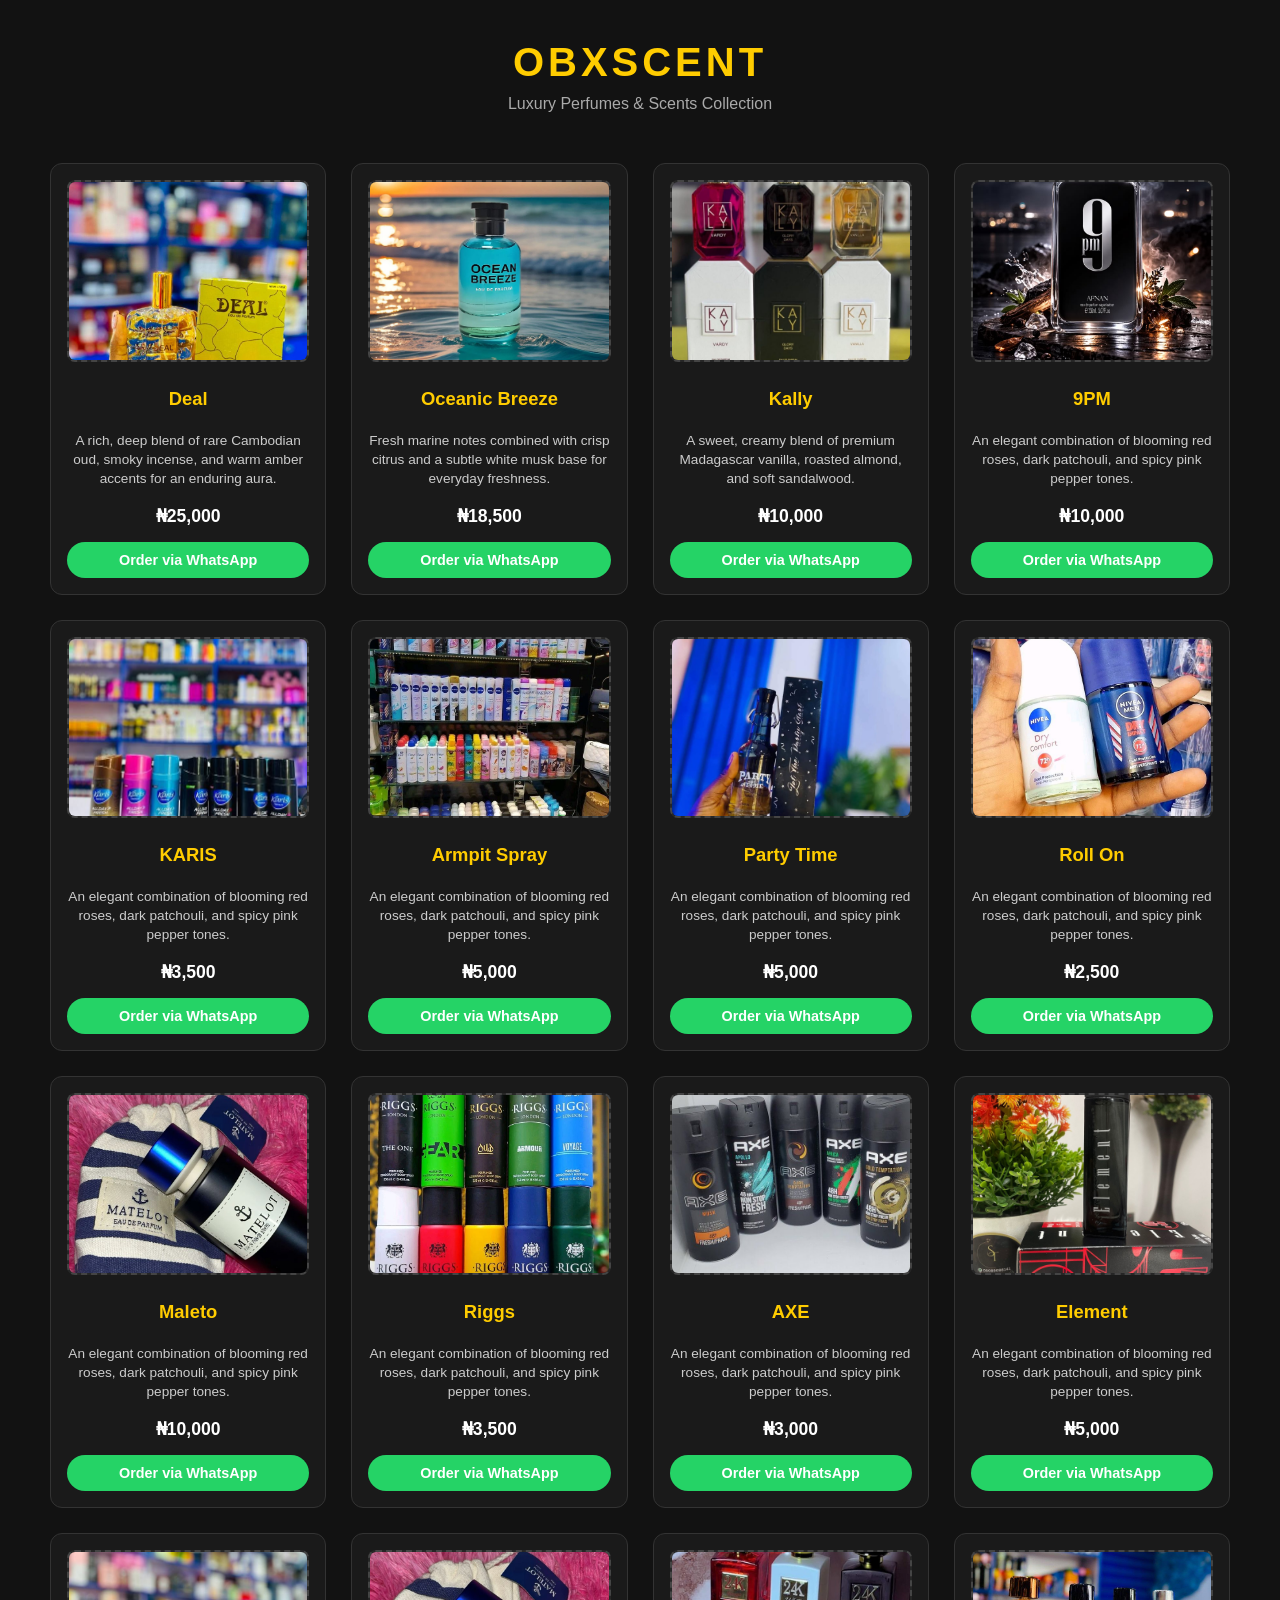
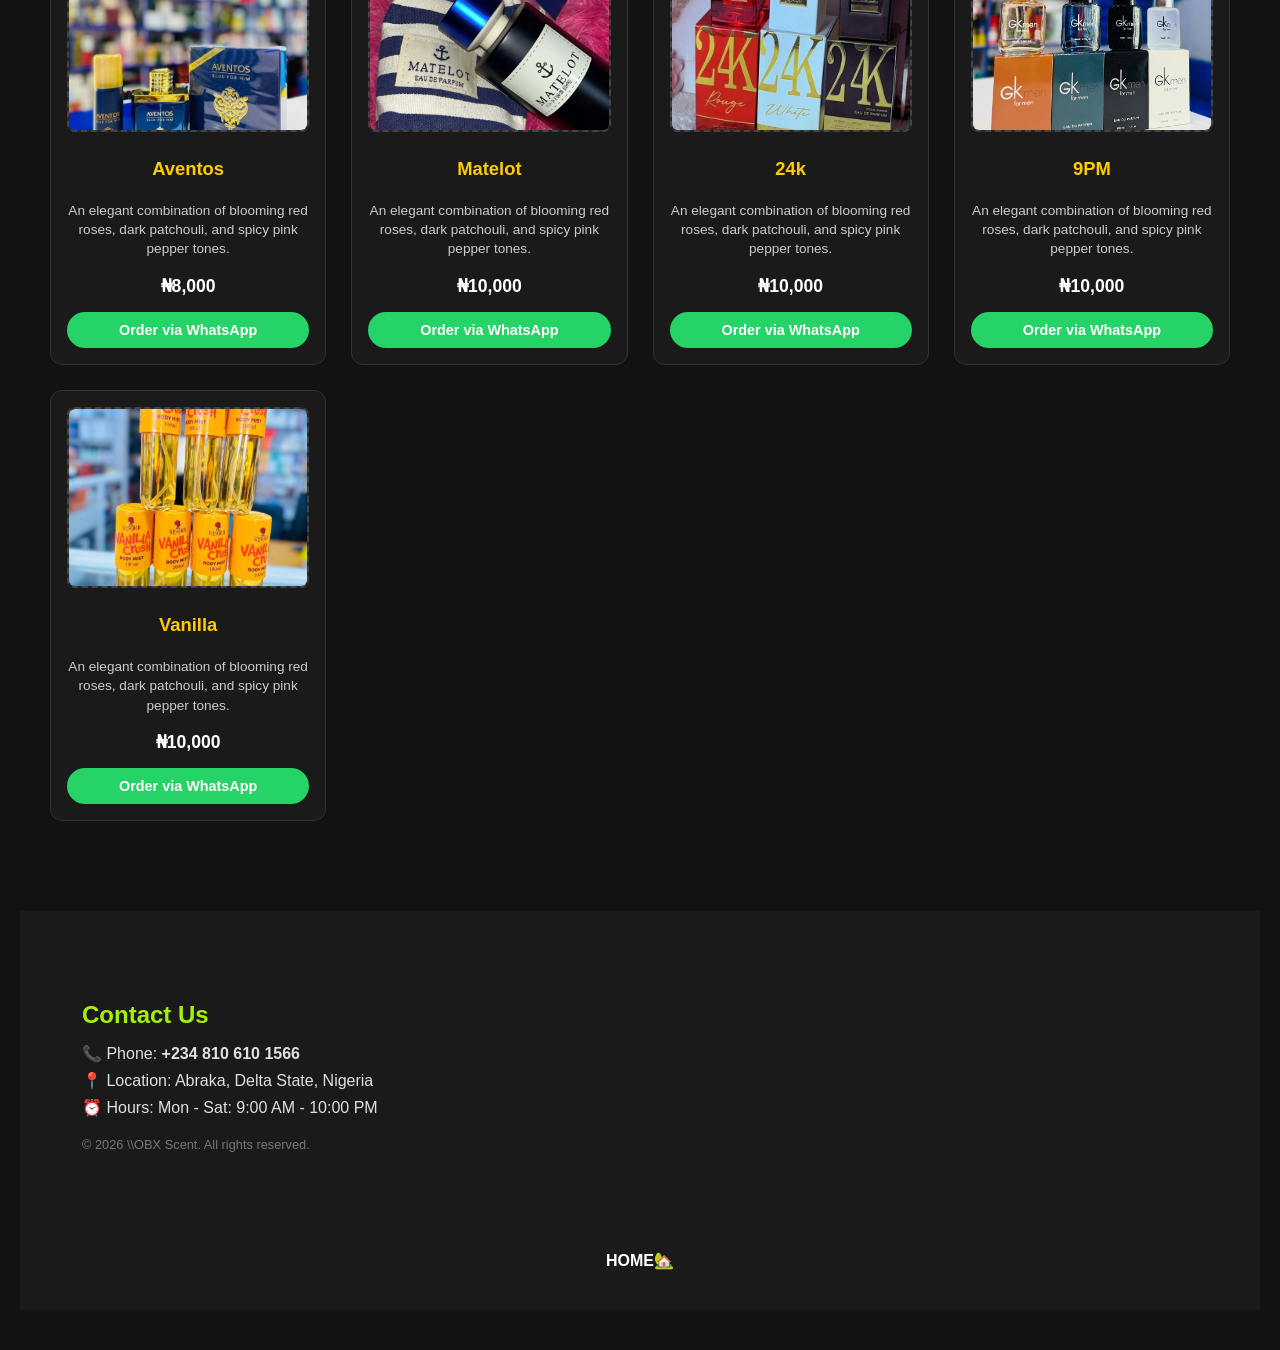
<file: index.html/menu.html>
<!DOCTYPE html>
<html lang="en">
<head>
    <meta charset="UTF-8">
    <meta name="viewport" content="width=device-width, initial-scale=1.0">
    <title>OBXSCENT</title>
    <style>
        /* Reset and Base Styles */
        * {
            box-sizing: border-box;
            margin: 0;
            padding: 0;
            font-family: 'Segoe UI', Tahoma, Geneva, Verdana, sans-serif;
        }

        body {
            background-color: #121212;
            color: #ffffff;
            padding: 40px 20px;
            display: flex;
            flex-direction: column;
            align-items: center;
        }

        header {
            text-align: center;
            margin-bottom: 40px;
        }

        header h1 {
            font-size: 2.5rem;
            letter-spacing: 4px;
            color: #ffcc00;
            margin-bottom: 10px;
            text-transform: uppercase;
        }

        header p {
            color: #aaaaaa;
            font-size: 1rem;
        }

        /* Product Grid Grid Layout */
        .catalog-container {
            display: grid;
            grid-template-columns: repeat(auto-fit, minmax(250px, 1fr));
            gap: 25px;
            max-width: 1200px;
            width: 100%;
            padding: 10px;
        }

        /* Product Card Styles to Match Image */
        .product-card {
            background-color: #1a1a1a;
            border: 1px solid #333333;
            border-radius: 12px;
            padding: 16px;
            display: flex;
            flex-direction: column;
            align-items: center;
            text-align: center;
            transition: transform 0.3s ease, border-color 0.3s ease;
        }

        .product-card:hover {
            transform: translateY(-5px);
            border-color: #ffcc00;
        }

        /* Image Placeholder Box */
        .image-placeholder {
            width: 100%;
            aspect-ratio: 4 / 3;
            background-color: #262626;
            border: 2px dashed #444444;
            border-radius: 8px;
            display: flex;
            align-items: center;
            justify-content: center;
            color: #666666;
            font-size: 0.9rem;
            margin-bottom: 15px;
            overflow: hidden;
            position: relative;
        }

        /* Actual image hidden by default until you add a src */
        .image-placeholder img {
            width: 100%;
            height: 100%;
            object-fit: cover;
            position: absolute;
            top: 0;
            left: 0;
        }

        .product-title {
            color: #ffcc00;
            font-size: 1.15rem;
            font-weight: 600;
            margin-bottom: 10px;
            min-height: 44px;
            display: flex;
            align-items: center;
            justify-content: center;
        }

        .product-description {
            color: #cccccc;
            font-size: 0.85rem;
            line-height: 1.4;
            margin-bottom: 15px;
            min-height: 60px;
        }

        .product-price {
            font-size: 1.1rem;
            font-weight: bold;
            color: #ffffff;
            margin-bottom: 15px;
        }

        
        .whatsapp-btn {
            background-color: #25d366;
            color: #ffffff;
            text-decoration: none;
            padding: 10px 20px;
            border-radius: 25px;
            font-weight: bold;
            font-size: 0.9rem;
            width: 100%;
            display: inline-block;
            transition: background-color 0.2s ease, transform 0.1s ease;
            border: none;
            cursor: pointer;
        }

        .whatsapp-btn:hover {
            background-color: #1ebd58;
        }

        .whatsapp-btn:active {
            transform: scale(0.98);
        }

       
        @media (max-width: 600px) {
            body {
                padding: 20px 10px;
            }
            .catalog-container {
                grid-template-columns: 1fr;
            }
        }
        .footer-container {
    display: flex;
    justify-content: space-between;
    align-items: center;
    
    background-color: #1a1a1a;     /* 🌟 The background color goes here now! */
    width: 100%;                   /* Forces it to fill the entire screen width */
    
    margin: 80px 0 0 0;            /* Rested to 0 on the sides so it touches the screen edges */
    padding: 40px 5%;              /* Generates top/bottom cushioning and matches side layouts */
    gap: 30px;
    box-sizing: border-box;        /* Stops the padding from breaking your page width */
}

/* 2. Keep your left side text container clean */
.footer-info-left {
    flex: 1;
    font-family: sans-serif;
    color: #ffffff;
}

/* 3. Keep your map box clean and adaptive */
.footer-map-right {
    width: 100%;
    max-width: 350px;
    height: 250px;
    border-radius: 20px;
    overflow: hidden;
}
.footer-info-left {
    flex: 1;                        /* Lets the text adjust naturally */
    color: #ffffff;
    font-family: sans-serif;
}

.footer-info-left h3 {
    color: #a5f004;                 /* Signature green theme color */
    font-size: 1.5rem;
    margin-bottom: 15px;
}

.footer-detail {
    color: #e0e0e0;
    font-size: 1rem;
    margin: 8px 0;
}

.copyright {
    color: #777777;
    font-size: 0.8rem;
    margin-top: 20px;
}

/* 3. Styling for the Right Side Map Box */
.footer-map-right {
    width: 350px;                   /* Fixed small width for the map */
    height: 250px;
    border-radius: 20px;            /* Beautiful curves on all sides */
    overflow: hidden;               /* Clips the map edges to the curve */
}

.footer-map-right iframe {
    width: 100%;
    height: 100%;
    display: block;
}
.footer-container {
    display: flex;
    flex-wrap: wrap; /* Allows items to wrap to a new line if needed */
    justify-content: space-between;
}

/* This targets your new div and centers it at the bottom */
.footer-bottom-link {
  
    width: 100%;        /* Forces it to take up the full bottom row */
    text-align: center; /* Centers the text inside */
    margin-top: 20px;   /* Adds some nice breathing room below the map/contact info */
}

/* Optional styling to make the link look clean */
.footer-bottom-link a {
    color: #ffffff;    /* Change this to match your design's accent color */
    text-decoration: none;
    font-weight: bold;
}
@keyframes fadein{
  from{opacity: 0;}
  to{opacity: 1;}
}


    

@keyframes fadein{
  from{opacity: 0;}
  to{opacity: 1;}
}


    </style>
</head>
<body>

    <header>
        <h1>OBXSCENT</h1>
        <p>Luxury Perfumes & Scents Collection</p>
        <div class="container nav-content">
     
      
    </header>

    <div class="catalog-container">

        <div class="product-card">
            <div class="image-placeholder">
                <img src="deal.jpg" alt="" width="10px">
                <span>[ Insert Perfume Image Here ]</span>
            </div>
            <h3 class="product-title">Deal</h3>
            <p class="product-description">A rich, deep blend of rare Cambodian oud, smoky incense, and warm amber accents for an enduring aura.</p>
            <div class="product-price">₦25,000</div>
            <a href="#" class="whatsapp-btn" onclick="sendWhatsAppMessage(event, 'Oud Imperial', '₦25,000')">Order via WhatsApp</a>
        </div>

        <div class="product-card">
            <div class="image-placeholder">
                <img src="oc.jpg" alt="" width="20px">
                <span>[ Insert Perfume Image Here ]</span>
            </div>
            <h3 class="product-title">Oceanic Breeze</h3>
            <p class="product-description">Fresh marine notes combined with crisp citrus and a subtle white musk base for everyday freshness.</p>
            <div class="product-price">₦18,500</div>
            <a href="https://wa.me/+2348106101566" class="whatsapp-btn" onclick="sendWhatsAppMessage(event, 'Oceanic Breeze', '₦18,500')">Order via WhatsApp</a>
        </div>

        <div class="product-card">
            <div class="image-placeholder">
                <img src="kally.jpg" alt="">
                <span>[ Insert Perfume Image Here ]</span>
            </div>
            <h3 class="product-title">Kally</h3>
            <p class="product-description">A sweet, creamy blend of premium Madagascar vanilla, roasted almond, and soft sandalwood.</p>
            <div class="product-price">₦10,000</div>
            <a href="https://wa.me/+2348106101566" class="whatsapp-btn" onclick="sendWhatsAppMessage(event, 'Vanilla Velvet', '₦10,000')">Order via WhatsApp</a>
        </div>

        <div class="product-card">
            <div class="image-placeholder">
                <img src="9pm.jpg" alt="">
                <span>[ Insert Perfume Image Here ]</span>
            </div>
            <h3 class="product-title">9PM</h3>
            <p class="product-description">An elegant combination of blooming red roses, dark patchouli, and spicy pink pepper tones.</p>
            <div class="product-price">₦10,000</div>
            <a href="https://wa.me/+2348106101566" class="whatsapp-btn" onclick="sendWhatsAppMessage(event, 'Midnight Rose', '₦30,000')">Order via WhatsApp</a>
        </div>
        <div class="product-card">
            <div class="image-placeholder">
                <img src="karis.jpg" alt="">
                <span>[ Insert Perfume Image Here ]</span>
            </div>
            <h3 class="product-title">KARIS</h3>
            <p class="product-description">An elegant combination of blooming red roses, dark patchouli, and spicy pink pepper tones.</p>
            <div class="product-price">₦3,500</div>
            <a href="https://wa.me/+2348106101566" class="whatsapp-btn" onclick="sendWhatsAppMessage(event, 'Midnight Rose', '₦30,000')">Order via WhatsApp</a>
        </div>
        <div class="product-card">
            <div class="image-placeholder">
                <img src="armpit spray.jpg" alt="">
                <span>[ Insert Perfume Image Here ]</span>
            </div>
            <h3 class="product-title">Armpit Spray</h3>
            <p class="product-description">An elegant combination of blooming red roses, dark patchouli, and spicy pink pepper tones.</p>
            <div class="product-price">₦5,000</div>
            <a href="https://wa.me/+2348106101566" class="whatsapp-btn" onclick="sendWhatsAppMessage(event, 'Midnight Rose', '₦30,000')">Order via WhatsApp</a>
        </div>
        <div class="product-card">
            <div class="image-placeholder">
                <img src="party time.jpg" alt="">
                <span>[ Insert Perfume Image Here ]</span>
            </div>
            <h3 class="product-title">Party Time</h3>
            <p class="product-description">An elegant combination of blooming red roses, dark patchouli, and spicy pink pepper tones.</p>
            <div class="product-price">₦5,000</div>
            <a href="https://wa.me/+2348106101566" class="whatsapp-btn" onclick="sendWhatsAppMessage(event, 'Midnight Rose', '₦30,000')">Order via WhatsApp</a>
        </div>
        <div class="product-card">
            <div class="image-placeholder">
                <img src="roll on.jpg" alt="">
                <span>[ Insert Perfume Image Here ]</span>
            </div>
            <h3 class="product-title">Roll On</h3>
            <p class="product-description">An elegant combination of blooming red roses, dark patchouli, and spicy pink pepper tones.</p>
            <div class="product-price">₦2,500</div>
            <a href="https://wa.me/+2348106101566" class="whatsapp-btn" onclick="sendWhatsAppMessage(event, 'Midnight Rose', '₦30,000')">Order via WhatsApp</a>
        </div>
        <div class="product-card">
            <div class="image-placeholder">
                <img src="matelo.jpg" alt="">
                <span>[ Insert Perfume Image Here ]</span>
            </div>
            <h3 class="product-title">Maleto</h3>
            <p class="product-description">An elegant combination of blooming red roses, dark patchouli, and spicy pink pepper tones.</p>
            <div class="product-price">₦10,000</div>
            <a href="https://wa.me/+2348106101566" class="whatsapp-btn" onclick="sendWhatsAppMessage(event, 'Midnight Rose', '₦30,000')">Order via WhatsApp</a>
        </div>
        <div class="product-card">
            <div class="image-placeholder">
                <img src="riggs.jpg" alt="">
                <span>[ Insert Perfume Image Here ]</span>
            </div>
            <h3 class="product-title">Riggs</h3>
            <p class="product-description">An elegant combination of blooming red roses, dark patchouli, and spicy pink pepper tones.</p>
            <div class="product-price">₦3,500</div>
            <a href="https://wa.me/+2348106101566" class="whatsapp-btn" onclick="sendWhatsAppMessage(event, 'Midnight Rose', '₦30,000')">Order via WhatsApp</a>
        </div>
        <div class="product-card">
            <div class="image-placeholder">
                <img src="axe.jpg" alt="">
                <span>[ Insert Perfume Image Here ]</span>
            </div>
            <h3 class="product-title">AXE</h3>
            <p class="product-description">An elegant combination of blooming red roses, dark patchouli, and spicy pink pepper tones.</p>
            <div class="product-price">₦3,000</div>
            <a href="https://wa.me/+2348106101566" class="whatsapp-btn" onclick="sendWhatsAppMessage(event, 'Midnight Rose', '₦30,000')">Order via WhatsApp</a>
        </div>
        <div class="product-card">
            <div class="image-placeholder">
                <img src="element.jpg" alt="">
                <span>[ Insert Perfume Image Here ]</span>
            </div>
            <h3 class="product-title">Element</h3>
            <p class="product-description">An elegant combination of blooming red roses, dark patchouli, and spicy pink pepper tones.</p>
            <div class="product-price">₦5,000</div>
            <a href="https://wa.me/+2348106101566" class="whatsapp-btn" onclick="sendWhatsAppMessage(event, 'Midnight Rose', '₦30,000')">Order via WhatsApp</a>
        </div>
        <div class="product-card">
            <div class="image-placeholder">
                <img src="aventos.jpg" alt="">
                <span>[ Insert Perfume Image Here ]</span>
            </div>
            <h3 class="product-title">Aventos</h3>
            <p class="product-description">An elegant combination of blooming red roses, dark patchouli, and spicy pink pepper tones.</p>
            <div class="product-price">₦8,000</div>
            <a href="https://wa.me/+2348106101566" class="whatsapp-btn" onclick="sendWhatsAppMessage(event, 'Midnight Rose', '₦30,000')">Order via WhatsApp</a>
        </div>
        <div class="product-card">
            <div class="image-placeholder">
                <img src="matelo.jpg" alt="">
                <span>[ Insert Perfume Image Here ]</span>
            </div>
            <h3 class="product-title">Matelot</h3>
            <p class="product-description">An elegant combination of blooming red roses, dark patchouli, and spicy pink pepper tones.</p>
            <div class="product-price">₦10,000</div>
            <a href="https://wa.me/+2348106101566" class="whatsapp-btn" onclick="sendWhatsAppMessage(event, 'Midnight Rose', '₦30,000')">Order via WhatsApp</a>
        </div>
        <div class="product-card">
            <div class="image-placeholder">
                <img src="24k.jpg" alt="">
                <span>[ Insert Perfume Image Here ]</span>
            </div>
            <h3 class="product-title">24k</h3>
            <p class="product-description">An elegant combination of blooming red roses, dark patchouli, and spicy pink pepper tones.</p>
            <div class="product-price">₦10,000</div>
            <a href="https://wa.me/+2348106101566" class="whatsapp-btn" onclick="sendWhatsAppMessage(event, 'Midnight Rose', '₦30,000')">Order via WhatsApp</a>
        </div>
        <div class="product-card">
            <div class="image-placeholder">
                <img src="gk.jpg" alt="">
                <span>[ Insert Perfume Image Here ]</span>
            </div>
            <h3 class="product-title">9PM</h3>
            <p class="product-description">An elegant combination of blooming red roses, dark patchouli, and spicy pink pepper tones.</p>
            <div class="product-price">₦10,000</div>
            <a href="https://wa.me/+2348106101566" class="whatsapp-btn" onclick="sendWhatsAppMessage(event, 'Midnight Rose', '₦30,000')">Order via WhatsApp</a>
        </div>
        <div class="product-card">
            <div class="image-placeholder">
                <img src="vanilla.jpg" alt="">
                <span>[ Insert Perfume Image Here ]</span>
            </div>
            <h3 class="product-title">Vanilla</h3>
            <p class="product-description">An elegant combination of blooming red roses, dark patchouli, and spicy pink pepper tones.</p>
            <div class="product-price">₦10,000</div>
            <a href="https://wa.me/+2348106101566" class="whatsapp-btn" onclick="sendWhatsAppMessage(event, 'Midnight Rose', '₦30,000')">Order via WhatsApp</a>
        </div>

    </div>
    <footer class="footer-container">
  
  <div class="footer-info-left">
    <h3>Contact Us</h3>
    <p class="footer-detail">📞 Phone: <strong>+234 810 610 1566</strong></p>
    <p class="footer-detail">📍 Location: Abraka, Delta State, Nigeria</p>
    <p class="footer-detail">⏰ Hours: Mon - Sat: 9:00 AM - 10:00 PM</p>
    <p class="copyright">© 2026 \\OBX Scent. All rights reserved.</p>
  </div>

  <div class="footer-map-right">
   <iframe src="https://www.google.com/maps/embed?pb=!1m18!1m12!1m3!1d3969.3471355108895!2d6.123424474476957!3d5.8065534310804265!2m3!1f0!2f0!3f0!3m2!1i1024!2i768!4f13.1!3m3!1m2!1s0x104173bc1e826e8d%3A0x21c3328283881547!2sDelta%20State%20University%20Main%20Campus!5e0!3m2!1sen!2sng!4v1779318468454!5m2!1sen!2sng" width="600" height="450" style="border:0;" allowfullscreen="" loading="lazy" referrerpolicy="no-referrer-when-downgrade"></iframe>
  </div>
  <div class="footer-bottom-link"><a href="index.html">HOME🏡</a></div>

</footer>

    <script>
        // CONFIGURATION: Replace this with your actual WhatsApp phone number (with country code, no "+" or spaces)
        // Example for Nigeria: "2348123456789"
        const WHATSAPP_NUMBER = "2348106101566"; 

        function sendWhatsAppMessage(event, productName, productPrice) {
            // Prevent default anchor link behavior
            event.preventDefault();

            // Construct the personalized order message
            const message = `Hello OBXSCENT, I would like to order:\n\n` +
                            `🛍️ Product: ${productName}\n` +
                            `💰 Price: ${productPrice}\n\n` +
                            `Please let me know how to proceed with payment. Thank you!`;

            // Encode the message text for URL safety
            const encodedMessage = encodeURIComponent(message);

            // Generate the WhatsApp API link
            const whatsappUrl = `https://wa.me/2348106101566?text=${encodedMessage}`;

            // Open the link in a new browser tab
            window.open(whatsappUrl, '_blank');
        }
    </script>

</body>
</html>
</file>
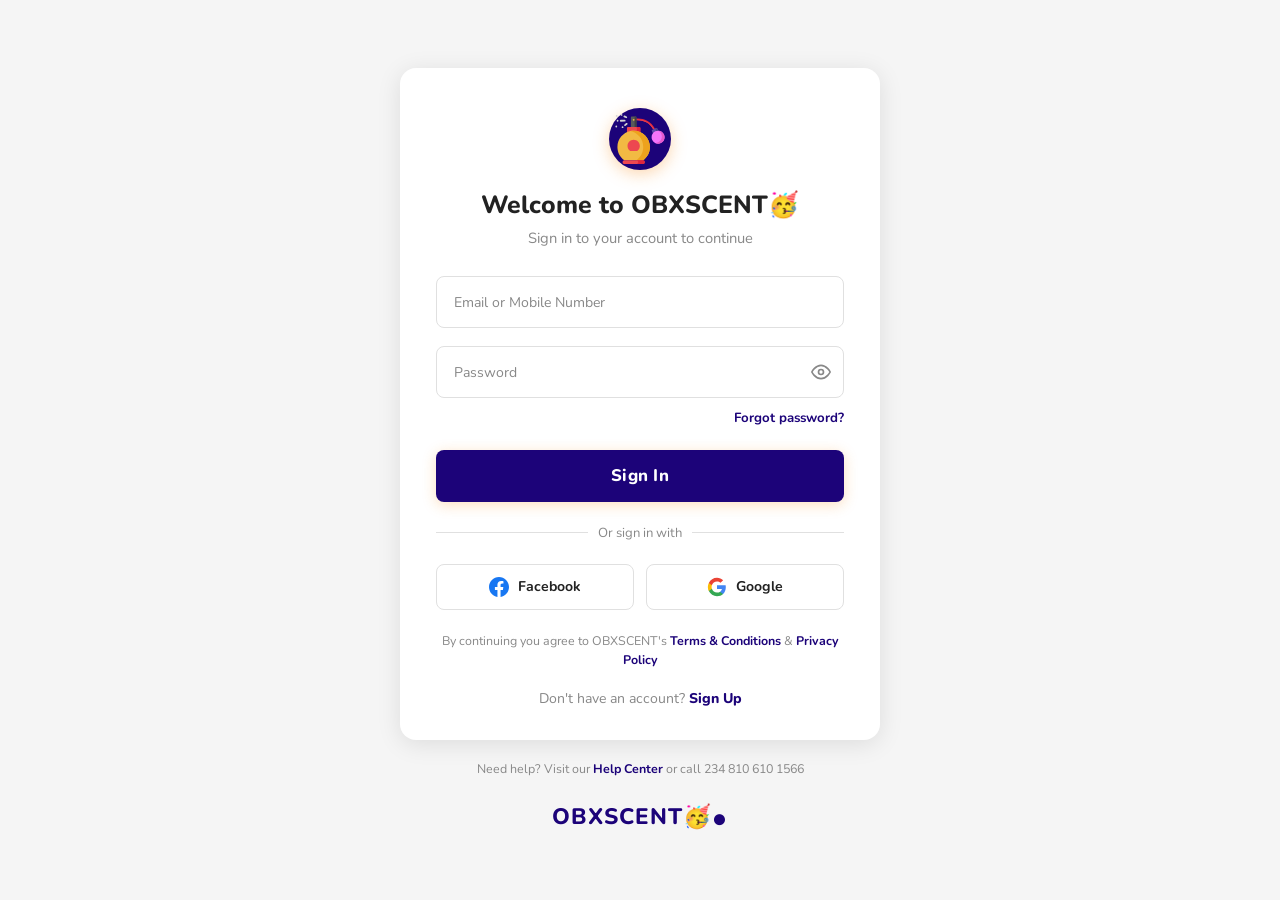
<file: index.html/signin.html>
<!DOCTYPE html>
<html lang="en">
<head>
  <meta charset="UTF-8" />
  <meta name="viewport" content="width=device-width, initial-scale=1.0"/>
  <title>OBXSCENT – Sign In</title>
  <link href="https://fonts.googleapis.com/css2?family=Nunito:wght@400;600;700;800&display=swap" rel="stylesheet"/>
  <style>
    *, *::before, *::after { box-sizing: border-box; margin: 0; padding: 0; }

    :root {
      --orange: #1c0379;
      --orange-dark: #360892;
      --orange-light: #fff4e6;
      --text: #222;
      --muted: #888;
      --border: #e0e0e0;
      --bg: #f5f5f5;
      --white: #fff;
      --radius: 8px;
      --shadow: 0 4px 24px rgba(0,0,0,0.10);
    }

    body {
      font-family: 'Nunito', sans-serif;
      background: var(--bg);
      min-height: 100vh;
      display: flex;
      flex-direction: column;
      align-items: center;
      justify-content: center;
      padding: 24px 16px;
    }

    .card {
      background: var(--white);
      border-radius: 16px;
      box-shadow: var(--shadow);
      width: 100%;
      max-width: 480px;
      padding: 40px 36px 32px;
      animation: fadeUp 0.45s ease both;
    }

    @keyframes fadeUp {
      from { opacity: 0; transform: translateY(22px); }
      to   { opacity: 1; transform: translateY(0); }
    }

    .star-wrap {
      display: flex;
      justify-content: center;
      margin-bottom: 18px;
    }
    .star-circle {
      width: 62px; height: 62px;
      border-radius: 50%;
      background: var(--orange);
      display: flex;
      align-items: center;
      justify-content: center;
      box-shadow: 0 4px 16px rgba(246,139,30,0.35);
    }
    .star-circle svg { width: 32px; height: 32px; fill: #fff; }

    h1 {
      text-align: center;
      font-size: 1.55rem;
      font-weight: 800;
      color: var(--text);
      margin-bottom: 6px;
    }
    .subtitle {
      text-align: center;
      color: var(--muted);
      font-size: 0.92rem;
      margin-bottom: 28px;
    }

    .field {
      position: relative;
      margin-bottom: 18px;
    }
    .field label {
      position: absolute;
      top: 50%;
      left: 14px;
      transform: translateY(-50%);
      font-size: 0.88rem;
      color: var(--muted);
      pointer-events: none;
      transition: 0.2s ease;
      background: var(--white);
      padding: 0 4px;
    }
    .field input {
      width: 100%;
      height: 52px;
      border: 1.8px solid var(--border);
      border-radius: var(--radius);
      padding: 0 44px 0 14px;
      font-family: 'Nunito', sans-serif;
      font-size: 0.97rem;
      color: var(--text);
      background: transparent;
      outline: none;
      transition: border-color 0.2s;
    }
    .field input:focus { border-color: var(--orange); }
    .field input:focus + label,
    .field input:not(:placeholder-shown) + label {
      top: 0;
      font-size: 0.78rem;
      color: var(--orange);
    }

    .eye-btn {
      position: absolute;
      right: 13px;
      top: 50%;
      transform: translateY(-50%);
      background: none;
      border: none;
      cursor: pointer;
      color: var(--muted);
      display: flex;
      align-items: center;
      padding: 0;
    }
    .eye-btn:hover { color: var(--orange); }

    .forgot-row {
      text-align: right;
      margin-top: -10px;
      margin-bottom: 22px;
    }
    .forgot-row a {
      font-size: 0.83rem;
      color: var(--orange);
      text-decoration: none;
      font-weight: 700;
    }
    .forgot-row a:hover { text-decoration: underline; }

    .btn-primary {
      width: 100%;
      height: 52px;
      background: var(--orange);
      border: none;
      border-radius: var(--radius);
      color: #fff;
      font-family: 'Nunito', sans-serif;
      font-size: 1.05rem;
      font-weight: 800;
      cursor: pointer;
      letter-spacing: 0.3px;
      transition: background 0.18s, transform 0.12s, box-shadow 0.18s;
      box-shadow: 0 3px 14px rgba(246,139,30,0.28);
    }
    .btn-primary:hover  { background: var(--orange-dark); box-shadow: 0 5px 18px rgba(246,139,30,0.38); }
    .btn-primary:active { transform: scale(0.98); }

    .divider {
      display: flex;
      align-items: center;
      gap: 10px;
      margin: 22px 0;
      color: var(--muted);
      font-size: 0.82rem;
    }
    .divider::before, .divider::after {
      content: '';
      flex: 1;
      height: 1px;
      background: var(--border);
    }

    .social-row {
      display: flex;
      gap: 12px;
      margin-bottom: 22px;
    }
    .btn-social {
      flex: 1;
      height: 46px;
      border: 1.8px solid var(--border);
      border-radius: var(--radius);
      background: var(--white);
      cursor: pointer;
      display: flex;
      align-items: center;
      justify-content: center;
      gap: 9px;
      font-family: 'Nunito', sans-serif;
      font-size: 0.88rem;
      font-weight: 700;
      color: var(--text);
      transition: border-color 0.18s, background 0.18s;
    }
    .btn-social:hover { border-color: var(--orange); background: var(--orange-light); }

    .terms {
      text-align: center;
      font-size: 0.78rem;
      color: var(--muted);
      margin-bottom: 20px;
      line-height: 1.5;
    }
    .terms a { color: var(--orange); text-decoration: none; font-weight: 700; }
    .terms a:hover { text-decoration: underline; }

    .signup-row {
      text-align: center;
      font-size: 0.88rem;
      color: var(--muted);
    }
    .signup-row a { color: var(--orange); font-weight: 800; text-decoration: none; }
    .signup-row a:hover { text-decoration: underline; }

    .help {
      text-align: center;
      font-size: 0.78rem;
      color: var(--muted);
      margin-top: 20px;
    }
    .help a { color: var(--orange); text-decoration: none; font-weight: 700; }

    .brand-footer {
      margin-top: 24px;
      font-size: 1.4rem;
      font-weight: 800;
      color: var(--orange);
      letter-spacing: 1px;
    }
    .brand-footer .dot { color: var(--orange); font-size: 1.6rem; line-height: 0; vertical-align: middle; }
  </style>
</head>
<body>

  <div class="card">

    <div class="star-wrap">
      <div class="star-circle">
        <img src="perfume-svgrepo-com.svg" alt="perfume-svgrepo-com" width="50">
</svg>

          <path d="M12 2l3.09 6.26L22 9.27l-5 4.87L18.18 21 12 17.77 5.82 21 7 14.14 2 9.27l6.91-1.01z"/>
        </svg>
      </div>
    </div>

    <h1>Welcome to OBXSCENT🥳</h1>
    <p class="subtitle">Sign in to your account to continue</p>

    <div class="field">
      <input type="text" id="identifier" placeholder=" " autocomplete="username"/>
      <label for="identifier">Email or Mobile Number</label>
    </div>

    <div class="field">
      <input type="password" id="password" placeholder=" " autocomplete="current-password"/>
      <label for="password">Password</label>
      <button class="eye-btn" type="button" onclick="togglePwd(this)" aria-label="Show password">
      
        <svg xmlns="http://www.w3.org/2000/svg" width="20" height="20" viewBox="0 0 24 24"
             fill="none" stroke="currentColor" stroke-width="2" stroke-linecap="round" stroke-linejoin="round">
          <path class="eye-open" d="M1 12s4-8 11-8 11 8 11 8-4 8-11 8-11-8-11-8z"/>
          <circle class="eye-open" cx="12" cy="12" r="3"/>
          <line class="eye-slash" x1="1" y1="1" x2="23" y2="23" style="display:none"/>
        </svg>
      </button>
    </div>

    <div class="forgot-row"><a href="#">Forgot password?</a></div>

    <button class="btn-primary" type="button">Sign In</button>

    <div class="divider">Or sign in with</div>

    <div class="social-row">
      <button class="btn-social">
        <svg width="20" height="20" viewBox="0 0 24 24" fill="#1877F2">
          <path d="M24 12.07C24 5.41 18.63 0 12 0S0 5.41 0 12.07C0 18.1 4.39 23.1 10.13 24v-8.44H7.08v-3.49h3.04V9.41c0-3.02 1.8-4.7 4.54-4.7 1.31 0 2.68.24 2.68.24v2.97h-1.51c-1.49 0-1.95.93-1.95 1.88v2.26h3.32l-.53 3.5h-2.79V24C19.61 23.1 24 18.1 24 12.07z"/>
        </svg>
        Facebook
      </button>
      <button class="btn-social">
        <svg width="20" height="20" viewBox="0 0 24 24">
          <path fill="#4285F4" d="M22.56 12.25c0-.78-.07-1.53-.2-2.25H12v4.26h5.92c-.26 1.37-1.04 2.53-2.21 3.31v2.77h3.57c2.08-1.92 3.28-4.74 3.28-8.09z"/>
          <path fill="#34A853" d="M12 23c2.97 0 5.46-.98 7.28-2.66l-3.57-2.77c-.98.66-2.23 1.06-3.71 1.06-2.86 0-5.29-1.93-6.16-4.53H2.18v2.84C3.99 20.53 7.7 23 12 23z"/>
          <path fill="#FBBC05" d="M5.84 14.09c-.22-.66-.35-1.36-.35-2.09s.13-1.43.35-2.09V7.07H2.18C1.43 8.55 1 10.22 1 12s.43 3.45 1.18 4.93l3.66-2.84z"/>
          <path fill="#EA4335" d="M12 5.38c1.62 0 3.06.56 4.21 1.64l3.15-3.15C17.45 2.09 14.97 1 12 1 7.7 1 3.99 3.47 2.18 7.07l3.66 2.84c.87-2.6 3.3-4.53 6.16-4.53z"/>
        </svg>
        Google
      </button>
    </div>

    <p class="terms">
      By continuing you agree to OBXSCENT's
      <a href="#">Terms &amp; Conditions</a> &amp; <a href="#">Privacy Policy</a>
    </p>

    <p class="signup-row">Don't have an account? <a href="signup.html">Sign Up</a></p>
  </div>

  <p class="help">Need help? Visit our <a href="#">Help Center</a> or call 234 810 610 1566</p>
  <div class="brand-footer">OBXSCENT🥳<span class="dot">●</span></div>

  <script>
    function togglePwd(btn) {
      const input = btn.closest('.field').querySelector('input');
      const open  = btn.querySelectorAll('.eye-open');
      const slash = btn.querySelector('.eye-slash');
      if (input.type === 'password') {
        input.type = 'text';
        open.forEach(el => el.style.display = 'none');
        slash.style.display = '';
      } else {
        input.type = 'password';
        open.forEach(el => el.style.display = '');
        slash.style.display = 'none';
      }
    }
  </script>
</body>
</html>
</file>
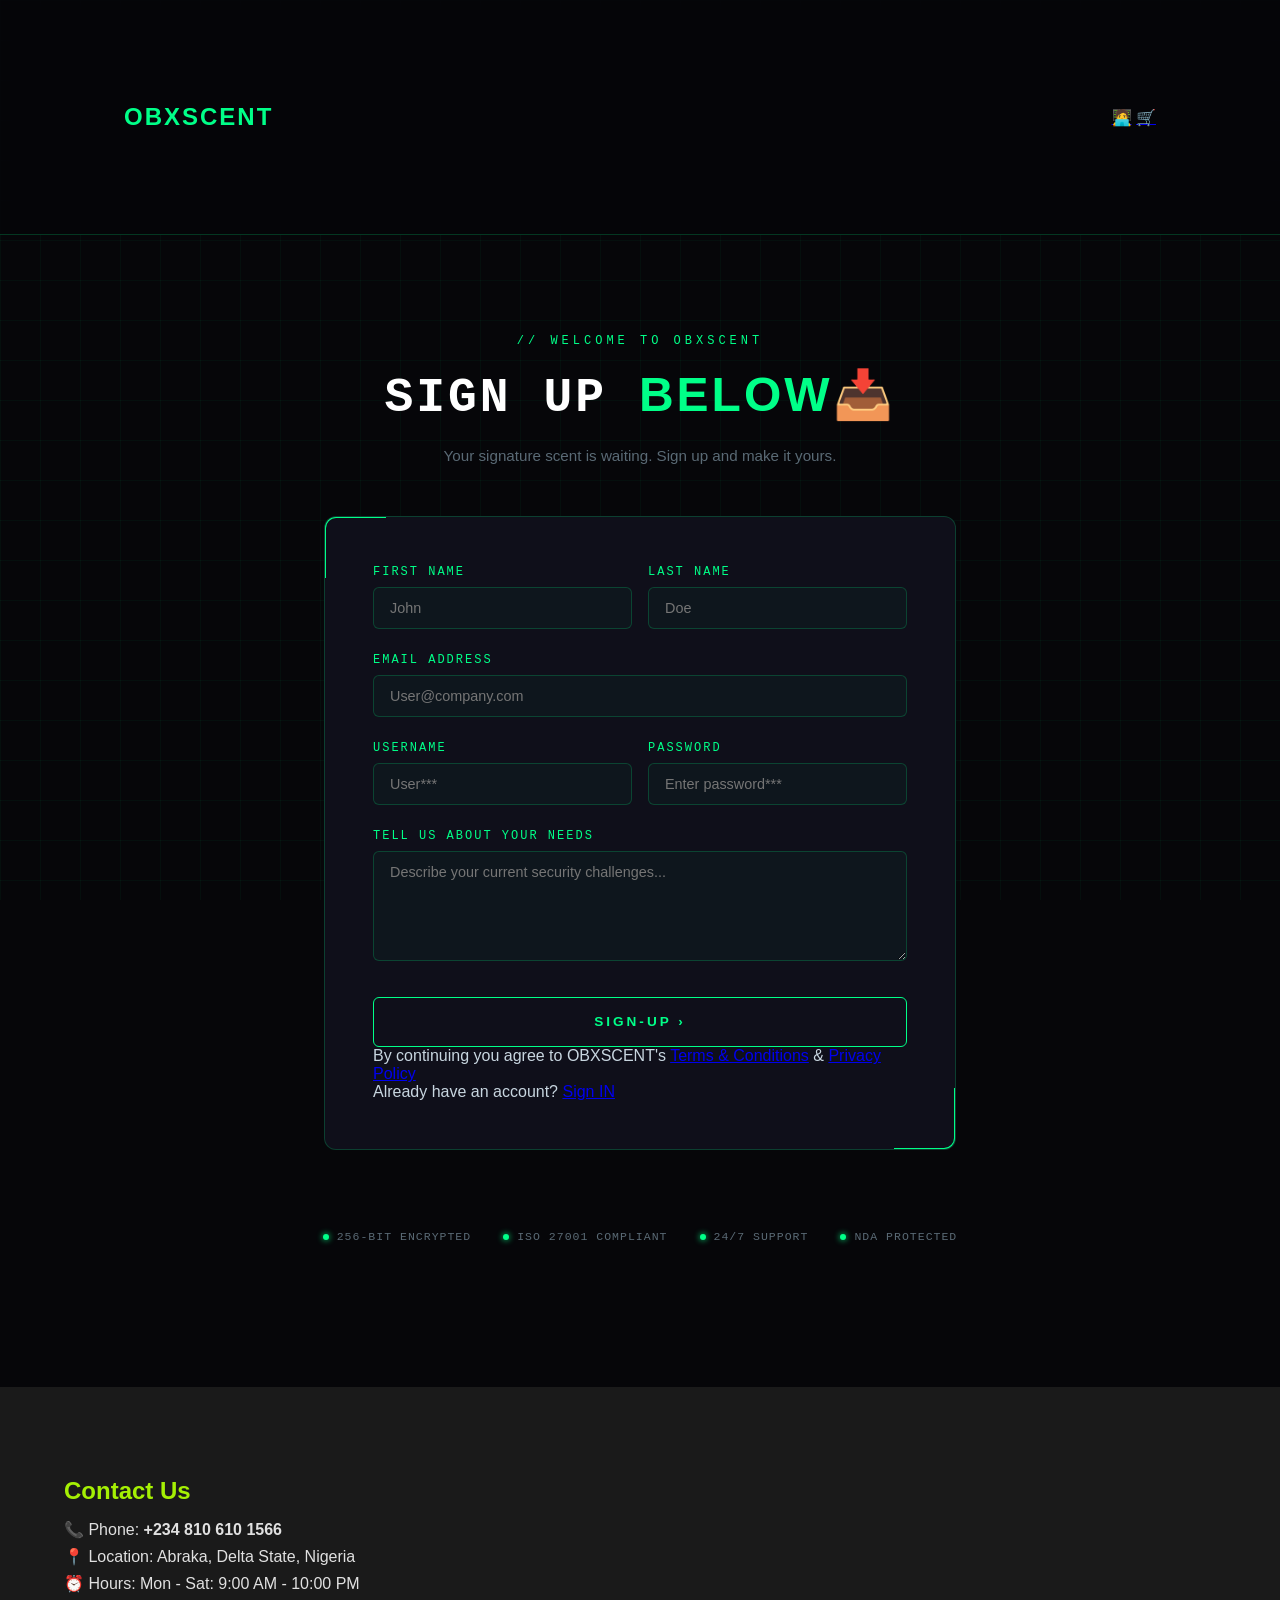
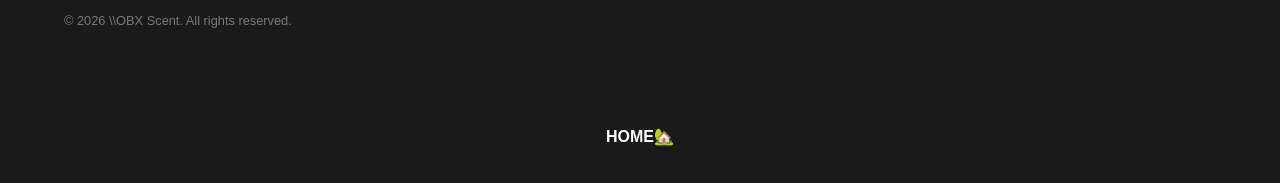
<file: index.html/signup.html>
<!DOCTYPE html>
<html lang="en">
<head>
    <meta charset="UTF-8">
    <meta name="viewport" content="width=device-width, initial-scale=1.0">
    <title>OBXSCENT</title>
    <link rel="stylesheet" href="app.css">
</head>
<body>
    <header class="nav">
    <div class="container nav-content">
     
      <div class="logo">OBXSCENT</div>
         <nav>
             <a href="signup.html">🧑‍💻</a>
          <a href="menu.html">🛒</a>
         </nav>
     </div>
</header> 
     <section class="page-hero">
      <p class="label">// WELCOME TO OBXSCENT</p>
      <h1>SIGN UP <span>BELOW📥</span></h1>
      <p>Your signature scent is waiting. Sign up and make it yours.</p>
    </section>

    <div class="form-wrap">
      <div class="form-card" id="form-card">

        <div id="form-content">
          <div class="form-row">
            <div class="form-group">
              <label for="fname">First Name</label>
              <input type="text" id="fname" placeholder="John" />
            </div>
            <div class="form-group">
              <label for="lname">Last Name</label>
              <input type="text" id="lname" placeholder="Doe" />
            </div>
          </div>

          <div class="form-group">
            <label for="email">Email Address</label>
            <input type="email" id="email" placeholder="User@company.com" />
          </div>

          <div class="form-row">
            <div class="form-group">
              <label for="company">Username</label>
              <input type="text" id="Username" placeholder="User***" />
            </div>
            <div class="form-group">
              <label for="password">Password</label>
              <input type="text" id="Password" placeholder="Enter password***">
             
      
       
            </div>
          </div>

          
          <div class="form-group">
            <label for="message">Tell Us About Your Needs</label>
            <textarea id="message" placeholder="Describe your current security challenges..."></textarea>
          </div>

          <div id="error-msg" style="display:none; color:#ff4d6d; font-family:'Share Tech Mono',monospace; font-size:.8rem; margin-bottom:16px; letter-spacing:1px;"></div>

          <button class="submit-btn" onclick="handleSubmit()">
            <span>SIGN-UP&nbsp;›</span>
          </button>
        </div>
        <div>
        <p class="terms">
      By continuing you agree to OBXSCENT's
      <a href="#">Terms &amp; Conditions</a> &amp; <a href="#">Privacy Policy</a>
    </p>

    <p >Already have an account? <a href="signin.html">Sign IN</a></p>
  </div>


       

      </div>
    </div>

    <div class="badges">
      <div class="badge"><span class="dot"></span>256-bit Encrypted</div>
      <div class="badge"><span class="dot"></span>ISO 27001 Compliant</div>
      <div class="badge"><span class="dot"></span>24/7 Support</div>
      <div class="badge"><span class="dot"></span>NDA Protected</div>
    </div>

    <script>
      // Hamburger menu
      const burger = document.getElementById('hamburger-menu');
      const navLinks = document.getElementById('nav-links');

      burger.addEventListener('click', () => {
        burger.classList.toggle('open');
        navLinks.classList.toggle('open');
      });

      // Service chip toggle
      document.querySelectorAll('.service-chip').forEach(chip => {
        chip.addEventListener('click', () => {
          chip.classList.toggle('selected');
        });
      });

      // Form submission
      function handleSubmit() {
        const fname   = document.getElementById('fname').value.trim();
        const lname   = document.getElementById('lname').value.trim();
        const email   = document.getElementById('email').value.trim();
        const company = document.getElementById('company').value.trim();
        const errEl   = document.getElementById('error-msg');

        if (!fname || !lname || !email || !company) {
          errEl.textContent = '// ERROR: Please fill in all required fields.';
          errEl.style.display = 'block';
          return;
        }

        if (!/^[^\s@]+@[^\s@]+\.[^\s@]+$/.test(email)) {
          errEl.textContent = '// ERROR: Invalid email address.';
          errEl.style.display = 'block';
          return;
        }

        errEl.style.display = 'none';

        const btn = document.querySelector('.submit-btn');
        btn.innerHTML = '<span>Securing Connection...</span>';
        btn.style.opacity = '.7';
        btn.style.pointerEvents = 'none';

        setTimeout(() => {
          document.getElementById('form-content').style.display = 'none';
          document.getElementById('success-msg').style.display = 'block';
        }, 1200);
      }
    </script>
    <footer class="footer-container">
  
  <div class="footer-info-left">
    <h3>Contact Us</h3>
    <p class="footer-detail">📞 Phone: <strong>+234 810 610 1566</strong></p>
    <p class="footer-detail">📍 Location: Abraka, Delta State, Nigeria</p>
    <p class="footer-detail">⏰ Hours: Mon - Sat: 9:00 AM - 10:00 PM</p>
    <p class="copyright">© 2026 \\OBX Scent. All rights reserved.</p>
  </div>

  <div class="footer-map-right">
   <iframe src="https://www.google.com/maps/embed?pb=!1m18!1m12!1m3!1d3969.3471355108895!2d6.123424474476957!3d5.8065534310804265!2m3!1f0!2f0!3f0!3m2!1i1024!2i768!4f13.1!3m3!1m2!1s0x104173bc1e826e8d%3A0x21c3328283881547!2sDelta%20State%20University%20Main%20Campus!5e0!3m2!1sen!2sng!4v1779318468454!5m2!1sen!2sng" width="600" height="450" style="border:0;" allowfullscreen="" loading="lazy" referrerpolicy="no-referrer-when-downgrade"></iframe>
  </div>
  <div class="footer-bottom-link"><a href="index.html">HOME🏡</a></div>

</footer>
</body>
</html>
</file>
<file: index.html/app.css>
*{
    margin: 0;
    padding: 0;
    box-sizing: border-box;
    font-family: 'Trebuchet MS', 'Lucida Sans Unicode', 'Lucida Grande', 'Lucida Sans', Arial, sans-serif;
}
body {
    font-family: 'Segoe UI', sans-serif;
    color: #fff;
    background-color: #0a0a0a;
    background-image: url('./vid.gif');
    
}
@keyframes fadein{
  from{opacity: 0;}
  to{opacity: 1;}
}

/* NAV */
.nav {
    position: relative;
    background-color: #111;
}

.container.nav-content {
    display: flex;
    justify-content: space-between;
    align-items: center;
}
.logo {
    font-size: 1.5rem;
    font-weight: bold;
    color: #00ff88;
    letter-spacing: 2px;
}


.logo {
    animation: logoFloat 6s ease-in-out infinite;
}

@keyframes logoFloat {
    0%   { transform: translateZ(0px) translateY(0px); }
    50%  { transform: translateZ(40px) translateY(-5px); }
    100% { transform: translateZ(0px) translateY(0px); }
}
.nav {
    position: relative;
    background-color: #111;
    padding: 85px 100px;
    position: absolute;
    top: 0;
    left: 0;
    width: 100%;
    height: 100%;
    background-image: url('./CAR1.jpg');
    background-size: cover;
    background-position: center;
    z-index: 1;
    /* This triggers a smooth, continuous zoom loop */
    animation: kenBurns 12s ease-in-out infinite alternate;
    opacity: ;
}
/* The Ken Burns Zoom Animation */
@keyframes kenBurns {
    0% {
        transform: scale(1);
    }
    100% {
        transform: scale(1.15); /* Subtly zooms in 15% */
    }
}
.nav-links a {
    display: inline-block;
    animation: linkPop 6s ease-in-out infinite;
}

@keyframes linkPop {
    0%   { transform: translateZ(0px); }
    50%  { transform: translateZ(20px) scale(1.1); }
    100% { transform: translateZ(0px); }
}


 
      @import url('https://fonts.googleapis.com/css2?family=Orbitron:wght@400;600;800&family=Share+Tech+Mono&family=Inter:wght@300;400;500&display=swap');

      :root {
        --green: #00ff88;
        --green-dim: #00cc6a;
        --dark: #0a0a0f;
        --darker: #060609;
        --card-bg: #0f0f1a;
        --border: rgba(0, 255, 136, 0.2);
        --text: #c8d6e0;
        --muted: #5a6a75;
      }

      * { margin: 0; padding: 0; box-sizing: border-box; }

      body {
        background: var(--darker);
        color: var(--text);
        font-family: 'Inter', sans-serif;
        min-height: 100vh;
        overflow-x: hidden;
      }

      body::before {
        content: '';
        position: fixed;
        inset: 0;
        background-image:
          linear-gradient(rgba(0,255,136,.04) 1px, transparent 1px),
          linear-gradient(90deg, rgba(0,255,136,.04) 1px, transparent 1px);
        background-size: 40px 40px;
        pointer-events: none;
        z-index: 0;
      }

      .container { max-width: 1100px; margin: 0 auto; padding: 0 24px; }

      header.nav {
        position: sticky;
        top: 0;
        z-index: 100;
        background: rgba(6,6,9,.9);
        backdrop-filter: blur(12px);
        border-bottom: 1px solid var(--border);
      }

      .nav-content {
        display: flex;
        align-items: center;
        justify-content: space-between;
        height: 64px;
      }

      
      .nav-links { display: flex; gap: 32px; list-style: none; }
      .nav-links a {
        font-family: 'Share Tech Mono', monospace;
        font-size: .85rem;
        color: var(--muted);
        text-decoration: none;
        letter-spacing: 1px;
        text-transform: uppercase;
        transition: color .2s;
      }
      .nav-links a:hover { color: var(--green); }

      .hamburger { display: none; flex-direction: column; gap: 5px; cursor: pointer; z-index: 200; }
      .hamburger .bar {
        width: 26px; height: 2px;
        background: var(--green);
        border-radius: 2px;
        transition: all .3s;
      }
      .hamburger.open .bar:nth-child(1) { transform: translateY(7px) rotate(45deg); }
      .hamburger.open .bar:nth-child(2) { opacity: 0; }
      .hamburger.open .bar:nth-child(3) { transform: translateY(-7px) rotate(-45deg); }

      .page-hero {
        position: relative;
        z-index: 1;
        padding: 80px 24px 48px;
        text-align: center;
      }

      .page-hero .label {
        font-family: 'Share Tech Mono', monospace;
        font-size: .75rem;
        color: var(--green);
        letter-spacing: 4px;
        text-transform: uppercase;
        margin-bottom: 16px;
      }

      .page-hero h1 {
        font-family: 'Orbitron', monospace;
        font-size: clamp(1.8rem, 5vw, 3rem);
        font-weight: 800;
        color: #fff;
        text-transform: uppercase;
        letter-spacing: 3px;
        line-height: 1.15;
      }

      .page-hero h1 span { color: var(--green); }

      .page-hero p {
        margin-top: 16px;
        color: var(--muted);
        font-size: .95rem;
        max-width: 480px;
        margin-inline: auto;
        line-height: 1.7;
      }

      .form-wrap {
        position: relative;
        z-index: 1;
        max-width: 680px;
        margin: 0 auto 80px;
        padding: 0 24px;
      }

      .form-card {
        background: var(--card-bg);
        border: 1px solid var(--border);
        border-radius: 12px;
        padding: 48px;
        position: relative;
        overflow: hidden;
      }

      .form-card::before {
        content: '';
        position: absolute;
        top: -1px; left: -1px;
        width: 60px; height: 60px;
        border-top: 2px solid var(--green);
        border-left: 2px solid var(--green);
        border-radius: 12px 0 0 0;
      }
      .form-card::after {
        content: '';
        position: absolute;
        bottom: -1px; right: -1px;
        width: 60px; height: 60px;
        border-bottom: 2px solid var(--green);
        border-right: 2px solid var(--green);
        border-radius: 0 0 12px 0;
      }

      .form-group { margin-bottom: 24px; }

      .form-group label {
        display: block;
        font-family: 'Share Tech Mono', monospace;
        font-size: .75rem;
        color: var(--green);
        letter-spacing: 2px;
        text-transform: uppercase;
        margin-bottom: 8px;
      }

      .form-group input,
      .form-group select,
      .form-group textarea {
        width: 100%;
        background: rgba(0,255,136,.03);
        border: 1px solid var(--border);
        border-radius: 6px;
        padding: 12px 16px;
        color: #fff;
        font-family: 'Inter', sans-serif;
        font-size: .9rem;
        outline: none;
        transition: border-color .2s, box-shadow .2s;
        appearance: none;
      }

      .form-group select {
        background-image: url("data:image/svg+xml,%3Csvg xmlns='http://www.w3.org/2000/svg' width='12' height='8' viewBox='0 0 12 8'%3E%3Cpath d='M1 1l5 5 5-5' stroke='%2300ff88' stroke-width='1.5' fill='none' stroke-linecap='round'/%3E%3C/svg%3E");
        background-repeat: no-repeat;
        background-position: right 16px center;
        padding-right: 40px;
        cursor: pointer;
      }

      .form-group select option { background: #0f0f1a; color: #fff; }

      .form-group input:focus,
      .form-group select:focus,
      .form-group textarea:focus {
        border-color: var(--green);
        box-shadow: 0 0 0 3px rgba(0,255,136,.08);
      }

      .form-group textarea { resize: vertical; min-height: 110px; }

      .form-row { display: grid; grid-template-columns: 1fr 1fr; gap: 16px; }

      .services-label {
        font-family: 'Share Tech Mono', monospace;
        font-size: .75rem;
        color: var(--green);
        letter-spacing: 2px;
        text-transform: uppercase;
        margin-bottom: 12px;
        display: block;
      }

      .services-grid {
        display: grid;
        grid-template-columns: repeat(2, 1fr);
        gap: 10px;
        margin-bottom: 24px;
      }

      .service-chip {
        display: flex;
        align-items: center;
        gap: 10px;
        padding: 12px 14px;
        border: 1px solid var(--border);
        border-radius: 6px;
        cursor: pointer;
        transition: border-color .2s, background .2s;
        background: transparent;
        user-select: none;
      }

      .service-chip:hover { border-color: rgba(0,255,136,.5); background: rgba(0,255,136,.04); }
      .service-chip input[type="checkbox"] { display: none; }

      .service-chip .chip-box {
        width: 16px; height: 16px;
        border: 1px solid var(--muted);
        border-radius: 3px;
        flex-shrink: 0;
        display: grid;
        place-items: center;
        transition: all .2s;
      }

      .service-chip.selected { border-color: var(--green); background: rgba(0,255,136,.07); }
      .service-chip.selected .chip-box { background: var(--green); border-color: var(--green); }
      .service-chip.selected .chip-box::after {
        content: '';
        display: block;
        width: 9px; height: 5px;
        border-left: 2px solid #000;
        border-bottom: 2px solid #000;
        transform: rotate(-45deg) translateY(-1px);
      }

      .service-chip span { font-size: .82rem; color: var(--text); line-height: 1.3; }

      .submit-btn {
        width: 100%;
        padding: 16px;
        background: transparent;
        border: 1px solid var(--green);
        border-radius: 6px;
        color: var(--green);
        font-family: 'Orbitron', monospace;
        font-size: .85rem;
        font-weight: 600;
        letter-spacing: 3px;
        text-transform: uppercase;
        cursor: pointer;
        position: relative;
        overflow: hidden;
        transition: color .3s, box-shadow .3s;
        margin-top: 8px;
      }

      .submit-btn::before {
        content: '';
        position: absolute;
        inset: 0;
        background: var(--green);
        transform: scaleX(0);
        transform-origin: left;
        transition: transform .35s ease;
        z-index: 0;
      }

      .submit-btn:hover::before { transform: scaleX(1); }
      .submit-btn:hover { color: #000; box-shadow: 0 0 24px rgba(0,255,136,.3); }
      .submit-btn span { position: relative; z-index: 1; }

      .success-msg {
        display: none;
        text-align: center;
        padding: 40px 20px;
      }

      .success-msg .check-icon {
        width: 64px; height: 64px;
        border: 2px solid var(--green);
        border-radius: 50%;
        display: grid;
        place-items: center;
        margin: 0 auto 24px;
        animation: pulse 2s infinite;
      }

      .success-msg .check-icon::after {
        content: '';
        display: block;
        width: 24px; height: 14px;
        border-left: 3px solid var(--green);
        border-bottom: 3px solid var(--green);
        transform: rotate(-45deg) translateY(-3px);
      }

      .success-msg h3 {
        font-family: 'Orbitron', monospace;
        font-size: 1.2rem;
        color: #fff;
        margin-bottom: 8px;
      }

      .success-msg p { color: var(--muted); font-size: .9rem; }

      @keyframes pulse {
        0%, 100% { box-shadow: 0 0 0 0 rgba(0,255,136,.4); }
        50% { box-shadow: 0 0 0 12px rgba(0,255,136,0); }
      }

      .badges {
        position: relative; z-index: 1;
        display: flex;
        justify-content: center;
        gap: 32px;
        padding-bottom: 64px;
        flex-wrap: wrap;
      }

      .badge {
        display: flex;
        align-items: center;
        gap: 8px;
        font-family: 'Share Tech Mono', monospace;
        font-size: .72rem;
        color: var(--muted);
        letter-spacing: 1px;
        text-transform: uppercase;
      }

      .badge .dot {
        width: 6px; height: 6px;
        background: var(--green);
        border-radius: 50%;
        box-shadow: 0 0 6px var(--green);
      }

      @media (max-width: 640px) {
        .form-row { grid-template-columns: 1fr; }
        .services-grid { grid-template-columns: 1fr; }
        .form-card { padding: 28px 20px; }
        .nav-links {
          display: none;
          position: fixed;
          inset: 0;
          background: var(--darker);
          flex-direction: column;
          align-items: center;
          justify-content: center;
          gap: 32px;
        }
        .nav-links.open { display: flex; }
        .hamburger { display: flex; }
      }
      .footer-container {
    display: flex;
    justify-content: space-between;
    align-items: center;
    
    background-color: #1a1a1a;     /* 🌟 The background color goes here now! */
    width: 100%;                   /* Forces it to fill the entire screen width */
    
    margin: 80px 0 0 0;            /* Rested to 0 on the sides so it touches the screen edges */
    padding: 40px 5%;              /* Generates top/bottom cushioning and matches side layouts */
    gap: 30px;
    box-sizing: border-box;        /* Stops the padding from breaking your page width */
}

/* 2. Keep your left side text container clean */
.footer-info-left {
    flex: 1;
    font-family: sans-serif;
    color: #ffffff;
}

/* 3. Keep your map box clean and adaptive */
.footer-map-right {
    width: 100%;
    max-width: 350px;
    height: 250px;
    border-radius: 20px;
    overflow: hidden;
}
.footer-info-left {
    flex: 1;                        /* Lets the text adjust naturally */
    color: #ffffff;
    font-family: sans-serif;
}

.footer-info-left h3 {
    color: #a5f004;                 /* Signature green theme color */
    font-size: 1.5rem;
    margin-bottom: 15px;
}

.footer-detail {
    color: #e0e0e0;
    font-size: 1rem;
    margin: 8px 0;
}

.copyright {
    color: #777777;
    font-size: 0.8rem;
    margin-top: 20px;
}

/* 3. Styling for the Right Side Map Box */
.footer-map-right {
    width: 350px;                   /* Fixed small width for the map */
    height: 250px;
    border-radius: 20px;            /* Beautiful curves on all sides */
    overflow: hidden;               /* Clips the map edges to the curve */
}

.footer-map-right iframe {
    width: 100%;
    height: 100%;
    display: block;
}
.footer-container {
    display: flex;
    flex-wrap: wrap; /* Allows items to wrap to a new line if needed */
    justify-content: space-between;
}

/* This targets your new div and centers it at the bottom */
.footer-bottom-link {
  
    width: 100%;        /* Forces it to take up the full bottom row */
    text-align: center; /* Centers the text inside */
    margin-top: 20px;   /* Adds some nice breathing room below the map/contact info */
}

/* Optional styling to make the link look clean */
.footer-bottom-link a {
    color: #ffffff;    /* Change this to match your design's accent color */
    text-decoration: none;
    font-weight: bold;
}
@keyframes fadein{
  from{opacity: 0;}
  to{opacity: 1;}
}
</file>
